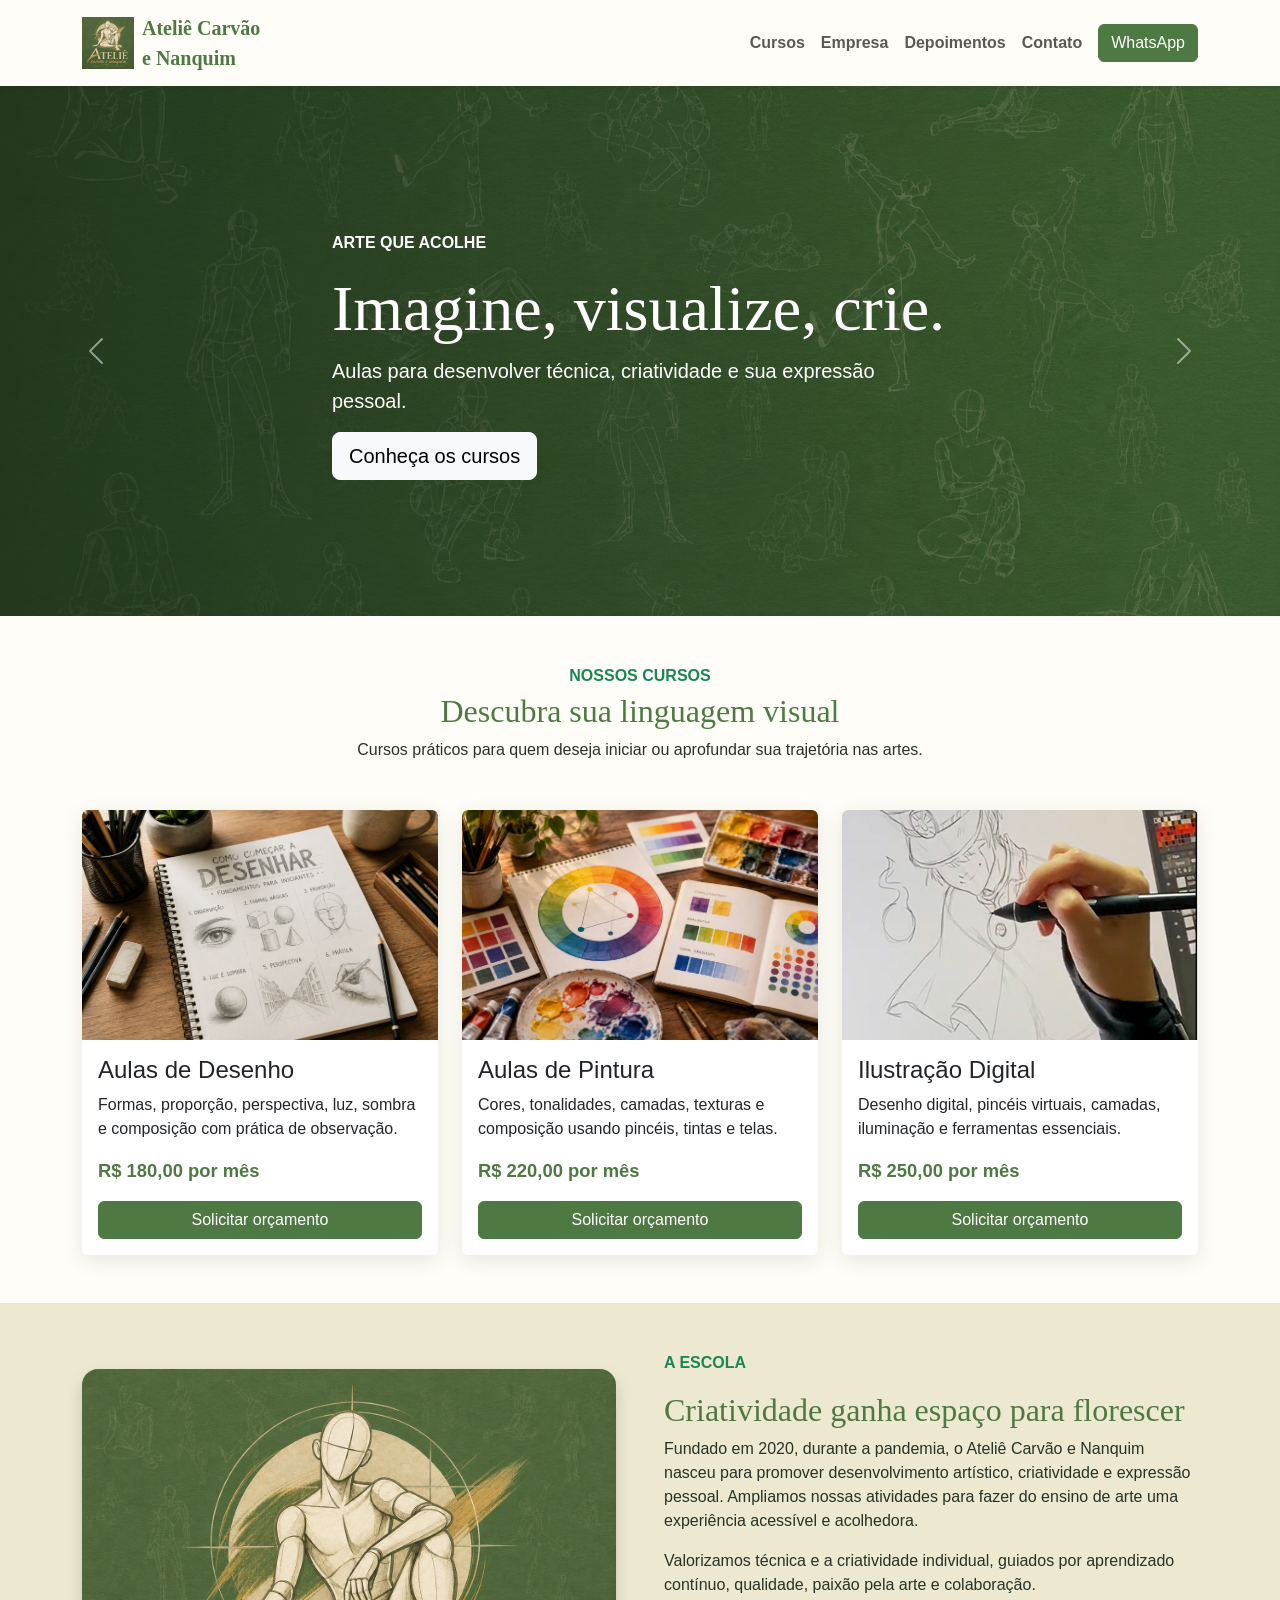
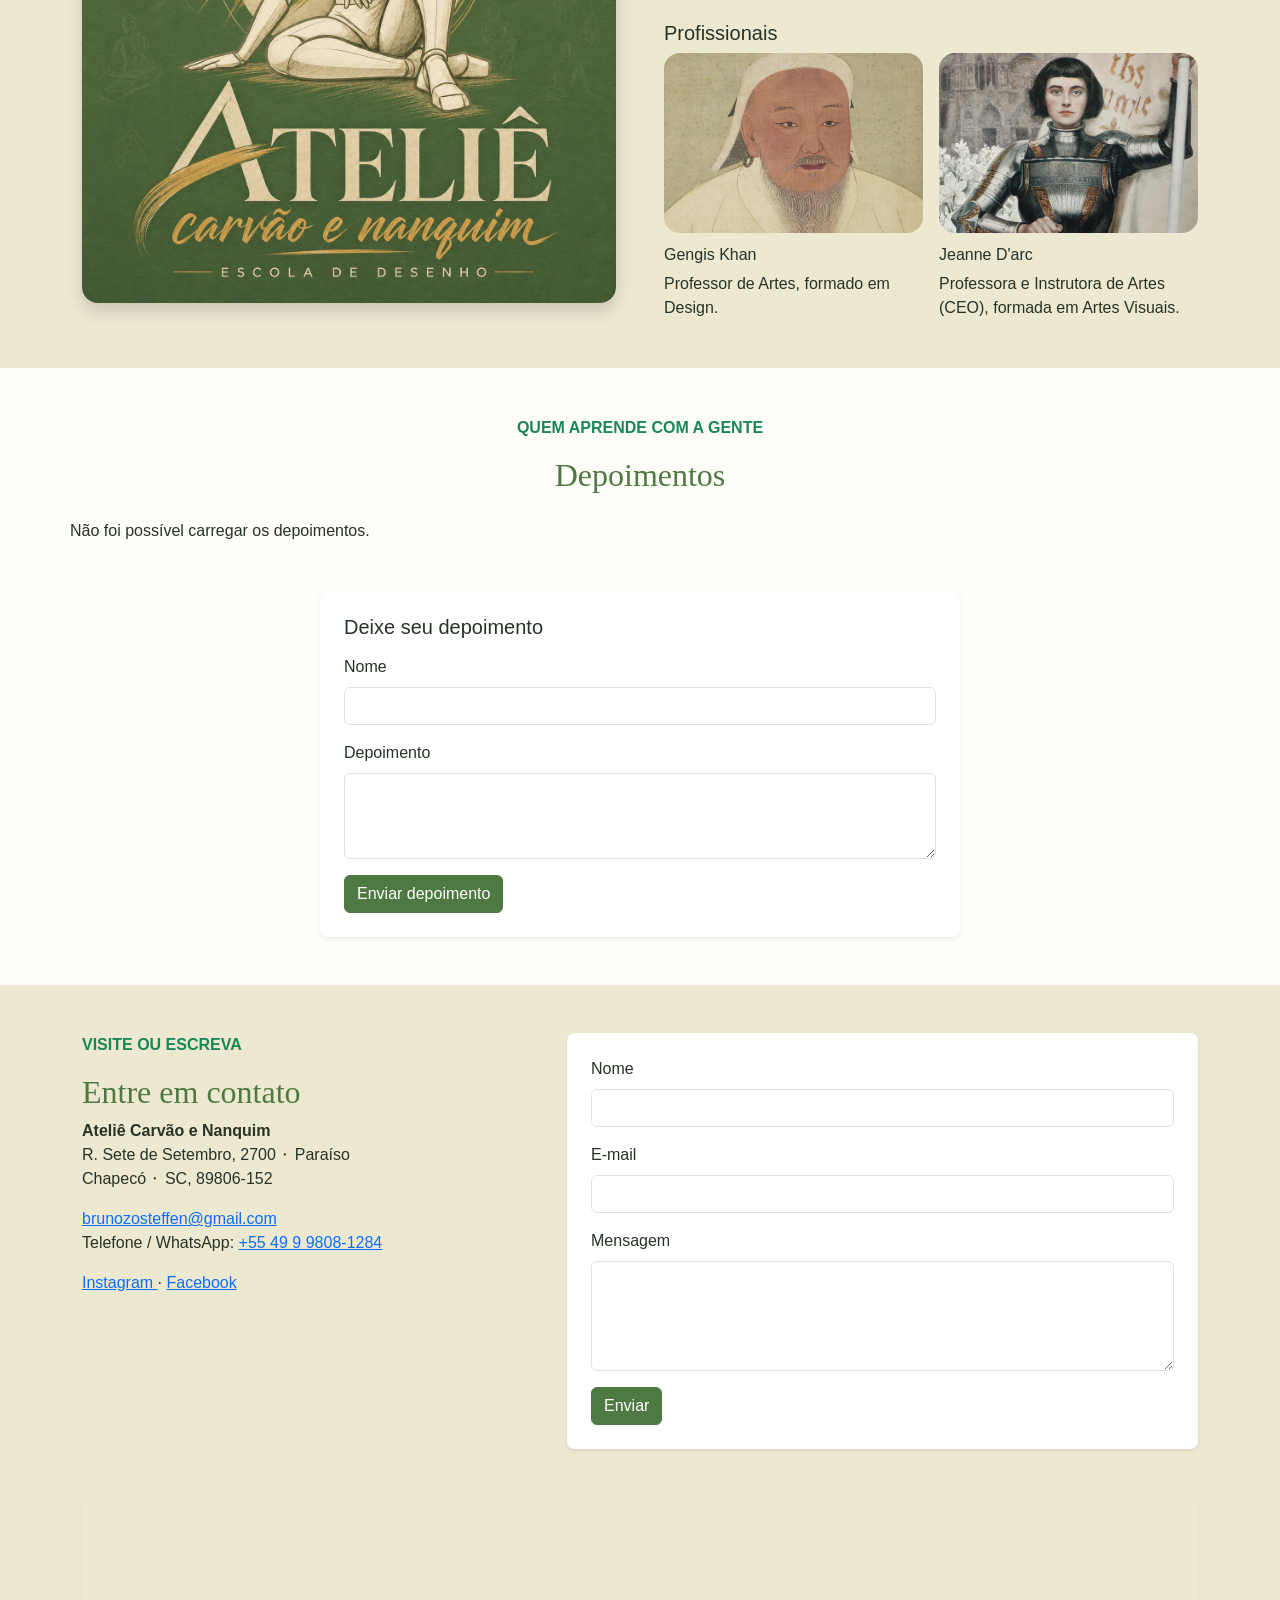
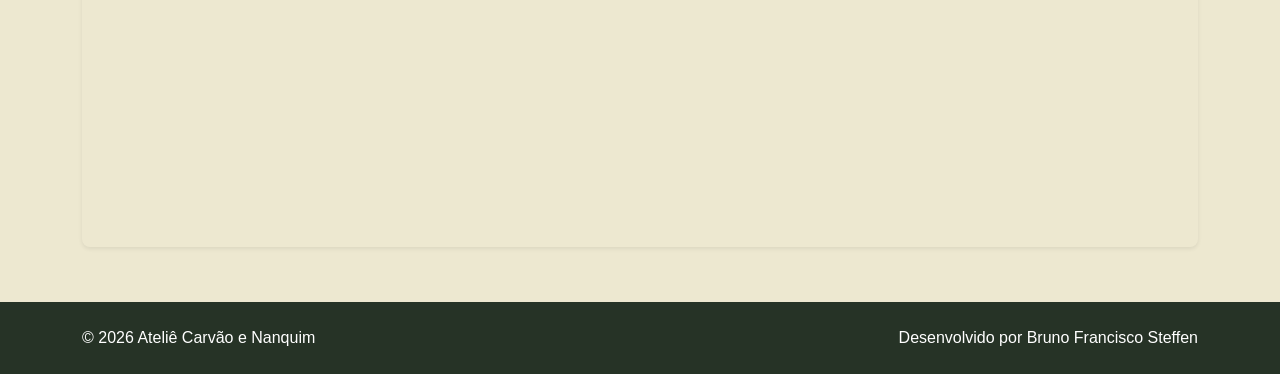
<file: index.html>
<!doctype html>
<html lang="pt-BR">
  <head>
    <meta charset="utf-8">
    <meta name="viewport" content="width=device-width, initial-scale=1">
    <title>
      Ateliê Carvão e Nanquim
    </title>
    <link href="https://cdn.jsdelivr.net/npm/bootstrap@5.3.3/dist/css/bootstrap.min.css" rel="stylesheet">
    <link rel="stylesheet" href="styles.css">
  </head>
  <body>
    <!-- Navegação -->
    <nav class="navbar navbar-expand-lg navbar-light sticky-top shadow-sm">
      <div class="container">
        <a class="navbar-brand d-flex align-items-center gap-2" href="#inicio">
          <img src="img/Logotipo.png" alt="Logotipo do Ateliê">
          <span class="brand-name">
            Ateliê Carvão
            <br>
            e Nanquim
          </span>
        </a>
        <button class="navbar-toggler" data-bs-toggle="collapse" data-bs-target="#menu" aria-label="Abrir menu">
          <span class="navbar-toggler-icon">
          </span>
        </button>
        <div class="collapse navbar-collapse" id="menu">
          <ul class="navbar-nav ms-auto align-items-lg-center">
            <li class="nav-item">
              <a class="nav-link" href="#servicos">
                Cursos
              </a>
            </li>
            <li class="nav-item">
              <a class="nav-link" href="#empresa">
                Empresa
              </a>
            </li>
            <li class="nav-item">
              <a class="nav-link" href="#depoimentos">
                Depoimentos
              </a>
            </li>
            <li class="nav-item">
              <a class="nav-link" href="#contato">
                Contato
              </a>
            </li>
            <li class="nav-item ms-lg-2">
              <a class="btn btn-atelier" href="https://wa.me/5549998081284" target="_blank">
                WhatsApp
              </a>
            </li>
          </ul>
        </div>
      </div>
    </nav>
    <main>
      <!-- Destaque e carrossel -->
      <section id="inicio" class="hero">
        <div id="destaques" class="carousel slide carousel-fade" data-bs-ride="carousel">
          <div class="carousel-inner">
            <div class="carousel-item active">
              <div class="container hero-copy text-white">
                <p class="text-uppercase fw-bold">
                  Arte que acolhe
                </p>
                <h1 class="display-3 display-serif">
                  Imagine, visualize, crie.
                </h1>
                <p class="lead">
                  Aulas para desenvolver técnica, criatividade e sua expressão pessoal.
                </p>
                <a href="#servicos" class="btn btn-light btn-lg">
                  Conheça os cursos
                </a>
              </div>
            </div>
            <div class="carousel-item">
              <div class="container hero-copy text-white">
                <p class="text-uppercase fw-bold">
                  Turmas abertas
                </p>
                <h2 class="display-4">
                  Do papel à tela, do traço à ideia.
                </h2>
                <p class="lead">
                  Aprenda no seu ritmo em um ambiente inspirador e acolhedor.
                </p>
                <a href="#contato" class="btn btn-light btn-lg">
                  Fale conosco
                </a>
              </div>
            </div>
            <div class="carousel-item">
              <div class="container hero-copy text-white">
                <p class="text-uppercase fw-bold">
                  Desde 2020
                </p>
                <h2 class="display-4">
                  Seu caminho artístico começa aqui.
                </h2>
                <p class="lead">
                  Desenho, pintura e ilustração digital para todos os níveis.
                </p>
                <a href="#empresa" class="btn btn-light btn-lg">
                  Nossa história
                </a>
              </div>
            </div>
          </div>
          <button class="carousel-control-prev" data-bs-target="#destaques" data-bs-slide="prev">
            <span class="carousel-control-prev-icon">
            </span>
          </button>
          <button class="carousel-control-next" data-bs-target="#destaques" data-bs-slide="next">
            <span class="carousel-control-next-icon">
            </span>
          </button>
        </div>
      </section>
      <!-- Serviços -->
      <section id="servicos" class="py-5">
        <div class="container">
          <div class="text-center mb-5">
            <p class="text-uppercase text-success fw-bold mb-1">
              Nossos cursos
            </p>
            <h2 class="section-title">
              Descubra sua linguagem visual
            </h2>
            <p class="mx-auto" style="max-width:650px">
              Cursos práticos para quem deseja iniciar ou aprofundar sua trajetória nas artes.
            </p>
          </div>
          <div class="row g-4">
            <div class="col-md-4">
              <article class="card service-card">
                <img src="img/blogPost1.png" class="card-img-top" alt="Aula de desenho">
                <div class="card-body d-flex flex-column">
                  <h3 class="h4">
                    Aulas de Desenho
                  </h3>
                  <p>
                    Formas, proporção, perspectiva, luz, sombra e composição com prática de observação.
                  </p>
                  <p class="price">
                    R$ 180,00 por mês
                  </p>
                  <a class="btn btn-atelier mt-auto" href="desenho.html">
                    Solicitar orçamento
                  </a>
                </div>
              </article>
            </div>
            <div class="col-md-4">
              <article class="card service-card">
                <img src="img/blogPost2.png" class="card-img-top" alt="Aula de pintura">
                <div class="card-body d-flex flex-column">
                  <h3 class="h4">
                    Aulas de Pintura
                  </h3>
                  <p>
                    Cores, tonalidades, camadas, texturas e composição usando pincéis, tintas e telas.
                  </p>
                  <p class="price">
                    R$ 220,00 por mês
                  </p>
                  <a class="btn btn-atelier mt-auto" href="pintura.html">
                    Solicitar orçamento
                  </a>
                </div>
              </article>
            </div>
            <div class="col-md-4">
              <article class="card service-card">
                <img src="img/ilustracaooDigital.jpg" class="card-img-top" alt="Ilustração digital">
                <div class="card-body d-flex flex-column">
                  <h3 class="h4">
                    Ilustração Digital
                  </h3>
                  <p>
                    Desenho digital, pincéis virtuais, camadas, iluminação e ferramentas essenciais.
                  </p>
                  <p class="price">
                    R$ 250,00 por mês
                  </p>
                  <a class="btn btn-atelier mt-auto" href="ilustracao-digital.html">
                    Solicitar orçamento
                  </a>
                </div>
              </article>
            </div>
          </div>
        </div>
      </section>
      <!-- Empresa -->
      <section id="empresa" class="soft-section py-5">
        <div class="container">
          <div class="row align-items-center g-5">
            <div class="col-lg-6">
              <img class="img-fluid rounded-4 shadow" src="img/Logotipo.png" alt="Ateliê Carvão e Nanquim">
            </div>
            <div class="col-lg-6">
              <p class="text-uppercase text-success fw-bold">
                A escola
              </p>
              <h2 class="section-title">
                Criatividade ganha espaço para florescer
              </h2>
              <p>
                Fundado em 2020, durante a pandemia, o Ateliê Carvão e Nanquim nasceu para promover desenvolvimento artístico, criatividade e expressão pessoal. Ampliamos nossas atividades para fazer do ensino de arte uma experiência acessível e acolhedora.
              </p>
              <p>
                Valorizamos técnica e a criatividade individual, guiados por aprendizado contínuo, qualidade, paixão pela arte e colaboração.
              </p>
              <h3 class="h5 mt-4">
                Profissionais
              </h3>
              <!-- Profissionais -->
              <div class="row g-3">
                <div class="col-md-6">
                  <article class="professional-card">
                    <img class="professional-photo" src="img/professor-gengis-khan.jpg" alt="Gengis Khan, Professor de Artes">
                    <h4 class="h6">
                      Gengis Khan
                    </h4>
                    <p class="mb-0">
                      Professor de Artes, formado em Design.
                    </p>
                  </article>
                </div>
                <div class="col-md-6">
                  <article class="professional-card">
                    <img class="professional-photo professional-photo-jeanne" src="img/professora-jeanne-darc.jpg" alt="Jeanne D'arc, Professora e Instrutora de Artes">
                    <h4 class="h6">
                      Jeanne D'arc
                    </h4>
                    <p class="mb-0">
                      Professora e Instrutora de Artes (CEO), formada em Artes Visuais.
                    </p>
                  </article>
                </div>
              </div>
            </div>
          </div>
        </div>
      </section>
      <!-- Depoimentos -->
      <section id="depoimentos" class="py-5">
        <div class="container">
          <div class="text-center mb-5">
            <p class="text-uppercase text-success fw-bold">
              Quem aprende com a gente
            </p>
            <h2 class="section-title">
              Depoimentos
            </h2>
          </div>
          <div id="lista-depoimentos" class="row g-4">
          </div>
          <form id="form-depoimento" class="bg-white p-4 rounded-3 shadow-sm mt-5 mx-auto" style="max-width: 640px">
            <h3 class="fs-5 mb-3">
              Deixe seu depoimento
            </h3>
            <div class="mb-3">
              <label class="form-label" for="depoimento-nome">
                Nome
              </label>
              <input id="depoimento-nome" name="nome" class="form-control" required>
            </div>
            <div class="mb-3">
              <label class="form-label" for="depoimento-texto">
                Depoimento
              </label>
              <textarea id="depoimento-texto" name="texto" class="form-control" rows="3" required></textarea>
            </div>
            <button class="btn btn-atelier" type="submit">
              Enviar depoimento
            </button>
          </form>
        </div>
      </section>
      <!-- Contato -->
      <section id="contato" class="soft-section py-5">
        <div class="container">
          <div class="row g-5">
            <div class="col-lg-5">
              <p class="text-uppercase text-success fw-bold">
                Visite ou escreva
              </p>
              <h2 class="section-title">
                Entre em contato
              </h2>
              <p>
                <strong>
                  Ateliê Carvão e Nanquim
                </strong>
                <br>
                R. Sete de Setembro, 2700 ⬝ Paraíso
                <br>
                Chapecó ⬝ SC, 89806-152
              </p>
              <p>
                <a href="mailto:brunozosteffen@gmail.com">
                  brunozosteffen@gmail.com
                </a>
                <br>
                Telefone / WhatsApp:
                <a href="https://wa.me/5549998081284" target="_blank">
                  +55 49 9 9808-1284
                </a>
              </p>
              <p>
                <a href="https://www.instagram.com/ateliecarvaoenanquim/" target="_blank">
                  Instagram
                </a>
                ·
                <a href="https://www.facebook.com/ateliecarvaoenanquim/" target="_blank">
                  Facebook
                </a>
              </p>
            </div>
            <div class="col-lg-7">
              <form id="form-contato" class="bg-white p-4 rounded-3 shadow-sm">
                <div class="mb-3">
                  <label class="form-label" for="nome">
                    Nome
                  </label>
                  <input id="nome" name="nome" class="form-control" required>
                </div>
                <div class="mb-3">
                  <label class="form-label" for="email">
                    E-mail
                  </label>
                  <input id="email" name="email" type="email" class="form-control" required>
                </div>
                <div class="mb-3">
                  <label class="form-label" for="mensagem">
                    Mensagem
                  </label>
                  <textarea id="mensagem" name="mensagem" class="form-control" rows="4" required></textarea>
                </div>
                <button class="btn btn-atelier" type="submit">
                  Enviar
                </button>
              </form>
            </div>
          </div>
          <div class="mt-5">
            <iframe class="map rounded-3 shadow-sm" title="Mapa do Ateliê em Chapecó" src="https://www.google.com/maps?q=R.%20Sete%20de%20Setembro,%202700,%20Chapec%C3%B3%20SC&output=embed" loading="lazy">
            </iframe>
          </div>
        </div>
      </section>
    </main>
    <!-- Rodapé -->
    <footer class="footer py-4">
      <div class="container d-md-flex justify-content-between">
        <span>
          © 2026 Ateliê Carvão e Nanquim
        </span>
        <span>
          Desenvolvido por Bruno Francisco Steffen
        </span>
      </div>
    </footer>
    <script src="depoimentos.js">
    </script>
    <script src="contato.js">
    </script>
    <script src="https://cdn.jsdelivr.net/npm/bootstrap@5.3.3/dist/js/bootstrap.bundle.min.js">
    </script>
  </body>
</html>
</file>
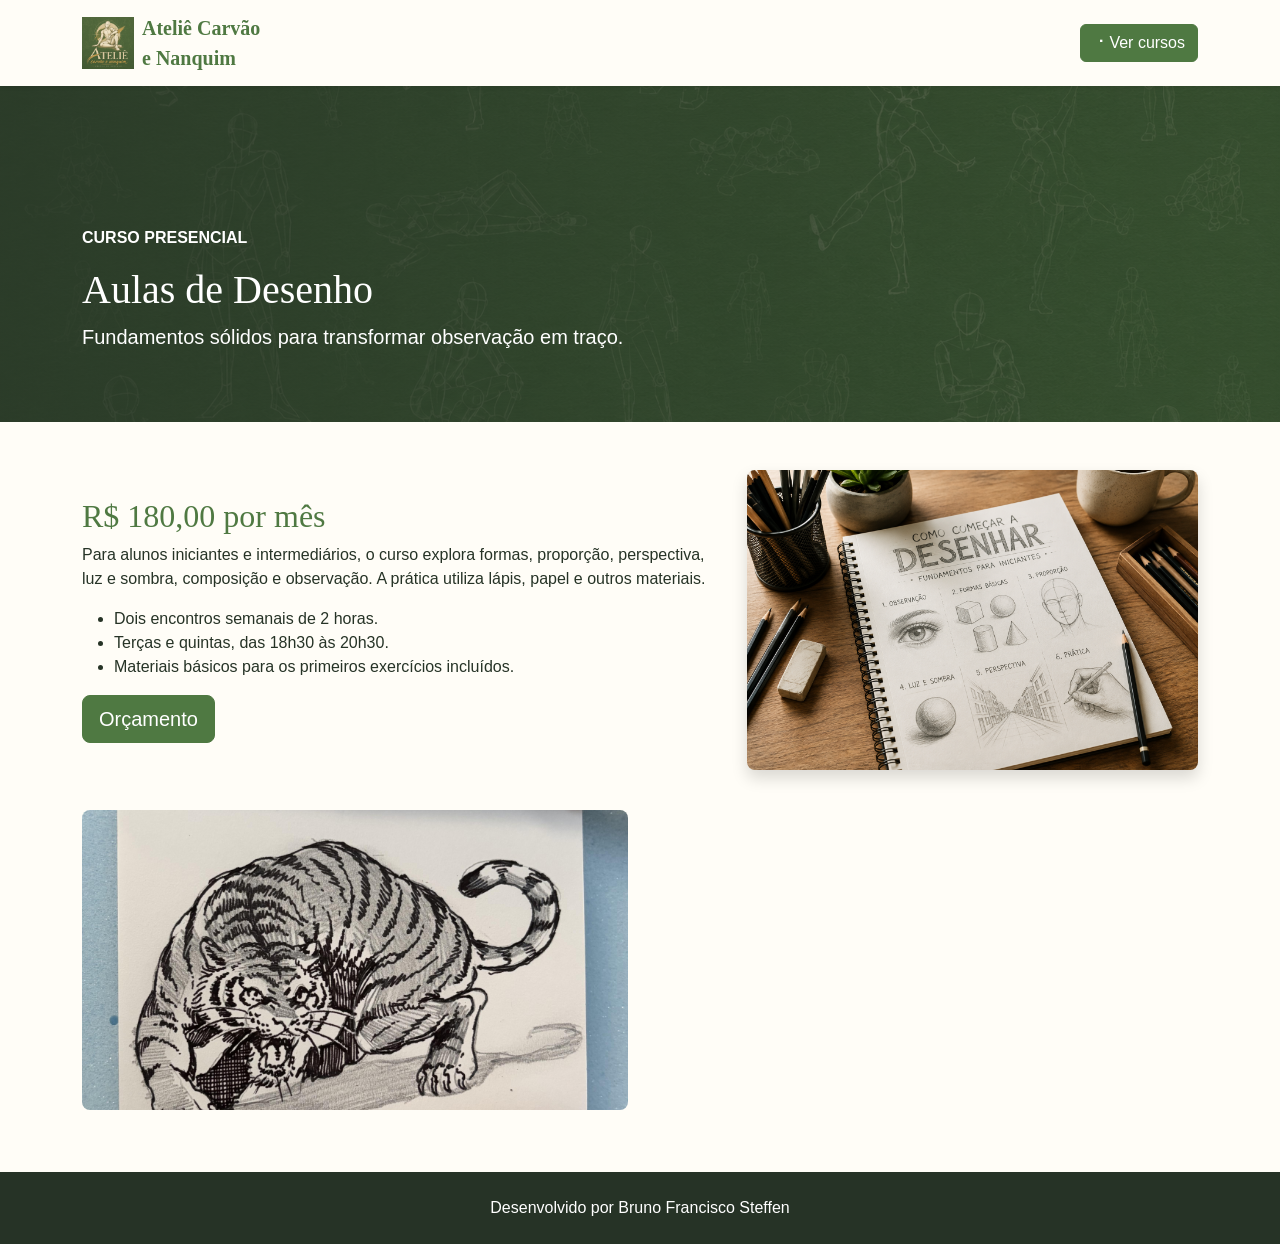
<file: desenho.html>
<!doctype html>
<html lang="pt-BR">
  <head>
    <meta charset="utf-8">
    <meta name="viewport" content="width=device-width, initial-scale=1">
    <title>
      Aulas de Desenho | Ateliê
    </title>
    <link href="https://cdn.jsdelivr.net/npm/bootstrap@5.3.3/dist/css/bootstrap.min.css" rel="stylesheet">
    <link rel="stylesheet" href="styles.css">
  </head>
  <body>
    <!-- Navegação -->
    <nav class="navbar navbar-expand-lg navbar-light sticky-top shadow-sm">
      <div class="container">
        <a class="navbar-brand d-flex align-items-center gap-2" href="index.html">
          <img src="img/Logotipo.png" alt="Logotipo">
          <span class="brand-name">
            Ateliê Carvão
            <br>
            e Nanquim
          </span>
        </a>
        <a class="btn btn-atelier" href="index.html#servicos">
          ⠐ Ver cursos
        </a>
      </div>
    </nav>
    <main>
      <!-- Destaque do curso -->
      <header class="service-hero">
        <div class="container">
          <p class="text-uppercase fw-bold">
            Curso presencial
          </p>
          <h1>
            Aulas de Desenho
          </h1>
          <p class="lead mb-0">
            Fundamentos sólidos para transformar observação em traço.
          </p>
        </div>
      </header>
      <!-- Informações do curso -->
      <section class="py-5">
        <div class="container">
          <div class="row g-4 align-items-center">
            <div class="col-lg-7">
              <h2 class="section-title">
                R$ 180,00 por mês
              </h2>
              <p>
                Para alunos iniciantes e intermediários, o curso explora formas, proporção, perspectiva, luz e sombra, composição e observação. A prática utiliza lápis, papel e outros materiais.
              </p>
              <ul>
                <li>
                  Dois encontros semanais de 2 horas.
                </li>
                <li>
                  Terças e quintas, das 18h30 às 20h30.
                </li>
                <li>
                  Materiais básicos para os primeiros exercícios incluídos.
                </li>
              </ul>
              <button class="btn btn-atelier btn-lg" data-bs-toggle="modal" data-bs-target="#orcamento">
                Orçamento
              </button>
            </div>
            <div class="col-lg-5">
              <img class="detail-photo rounded-3 shadow" src="img/blogPost1.png" alt="Prática de desenho">
            </div>
          </div>
          <div class="row g-4 mt-3">
            <div class="col-md-6">
              <img class="detail-photo rounded-3" src="img/depoimento1.jpeg" alt="Aluno desenhando">
            </div>
            <div class="col-md-6">
              <iframe class="video rounded-3" src="https://www.youtube.com/embed/tx5kJvI14Jg" title="Learning How to Draw" allowfullscreen>
              </iframe>
            </div>
          </div>
        </div>
      </section>
    </main>
    <!-- Rodapé -->
    <footer class="footer py-4 text-center">
      Desenvolvido por Bruno Francisco Steffen
    </footer>
    <!-- Modal de orçamento -->
    <div class="modal fade" id="orcamento" tabindex="-1">
      <div class="modal-dialog modal-lg">
        <form id="form-orcamento" class="modal-content" data-aula="1">
          <div class="modal-header">
            <h2 class="modal-title fs-5">
              Solicitar orçamento ⬝ Desenho
            </h2>
            <button type="button" class="btn-close" data-bs-dismiss="modal">
            </button>
          </div>
          <div class="modal-body">
            <h3 class="fs-6 mb-2">
              Escolha as aulas
            </h3>
            <div id="lista-aulas" class="mb-2">
            </div>
            <p class="fw-bold mb-4">
              Total por mês: <span id="total-orcamento">R$ 0,00</span>
            </p>
            <div class="row g-3">
              <div class="col-md-6">
                <label class="form-label" for="nome">
                  Nome
                </label>
                <input id="nome" name="nome" class="form-control" required>
              </div>
              <div class="col-md-6">
                <label class="form-label" for="email">
                  E-mail
                </label>
                <input id="email" name="email" type="email" class="form-control" required>
              </div>
              <div class="col-md-6">
                <label class="form-label" for="telefone">
                  Telefone
                </label>
                <input id="telefone" name="telefone" class="form-control" required>
              </div>
              <div class="col-md-6">
                <label class="form-label" for="endereco">
                  Endereço
                </label>
                <input id="endereco" name="endereco" class="form-control">
              </div>
              <div class="col-md-6">
                <label class="form-label" for="cidade">
                  Cidade
                </label>
                <input id="cidade" name="cidade" class="form-control">
              </div>
              <div class="col-md-2">
                <label class="form-label" for="uf">
                  UF
                </label>
                <input id="uf" name="uf" class="form-control" maxlength="2">
              </div>
              <div class="col-md-4">
                <label class="form-label" for="data-desejada">
                  Data desejada
                </label>
                <input id="data-desejada" name="data_desejada" type="date" class="form-control">
              </div>
              <div class="col-12">
                <label class="form-label" for="observacoes">
                  Observações
                </label>
                <textarea id="observacoes" name="observacoes" class="form-control" rows="3"></textarea>
              </div>
            </div>
          </div>
          <div class="modal-footer">
            <button class="btn btn-atelier" type="submit">
              Enviar solicitação
            </button>
          </div>
        </form>
      </div>
    </div>
    <script src="orcamento.js">
    </script>
    <script src="https://cdn.jsdelivr.net/npm/bootstrap@5.3.3/dist/js/bootstrap.bundle.min.js">
    </script>
  </body>
</html>
</file>
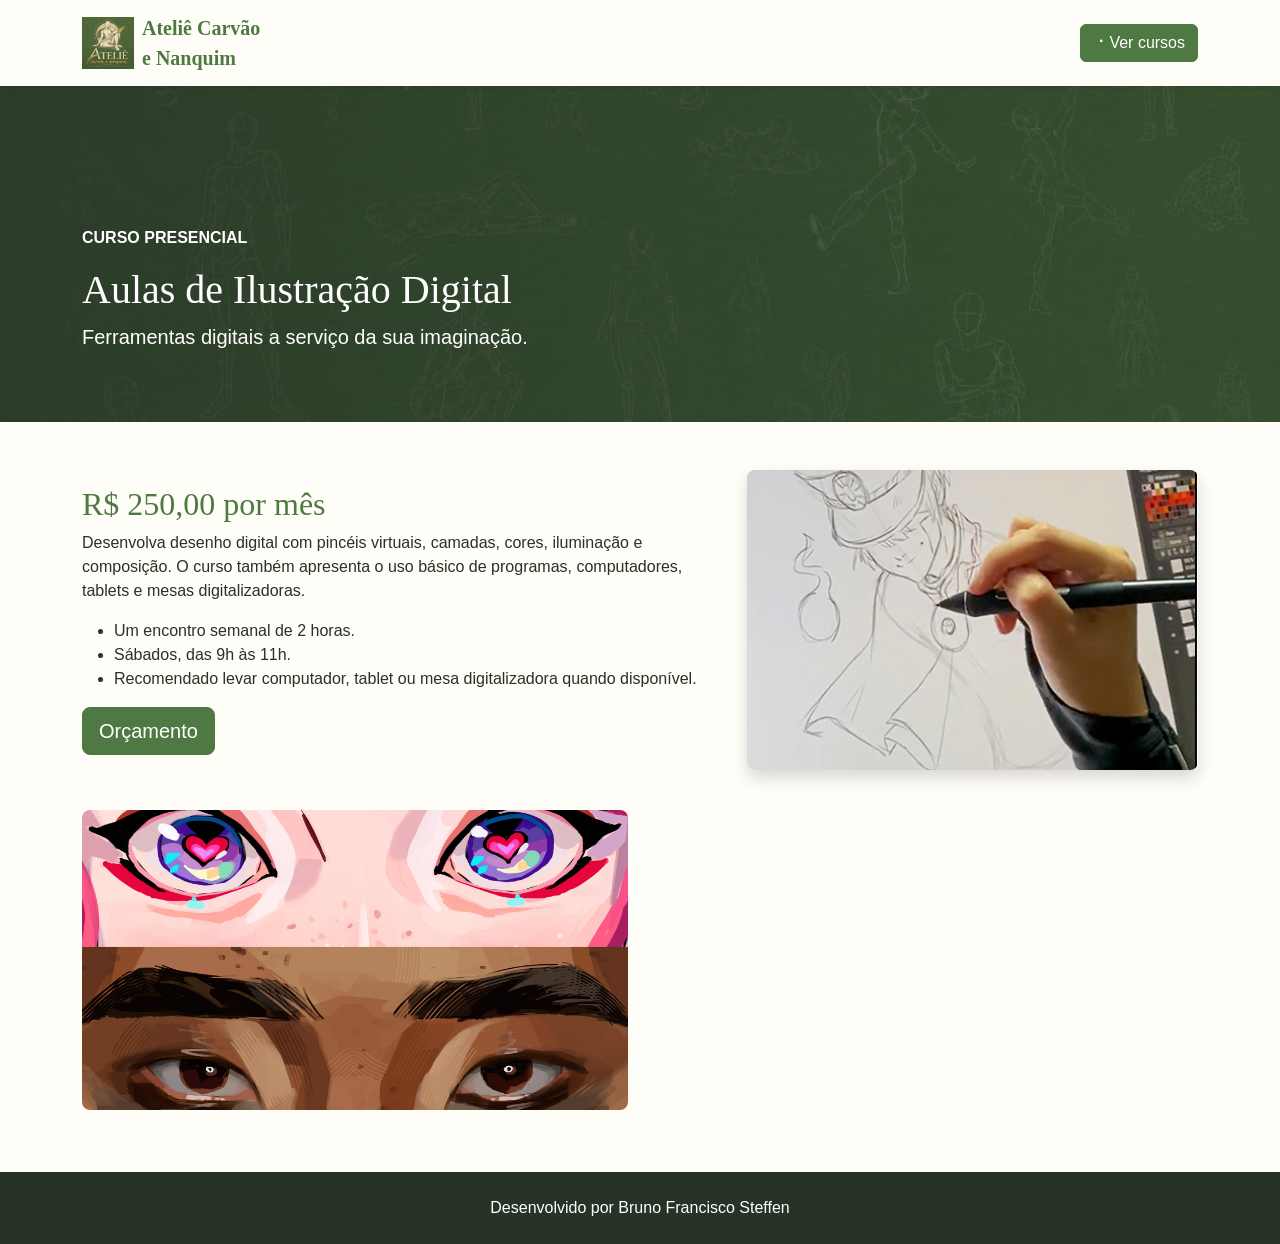
<file: ilustracao-digital.html>
<!doctype html>
<html lang="pt-BR">
  <head>
    <meta charset="utf-8">
    <meta name="viewport" content="width=device-width, initial-scale=1">
    <title>
      Ilustração Digital | Ateliê
    </title>
    <link href="https://cdn.jsdelivr.net/npm/bootstrap@5.3.3/dist/css/bootstrap.min.css" rel="stylesheet">
    <link rel="stylesheet" href="styles.css">
  </head>
  <body>
    <!-- Navegação -->
    <nav class="navbar navbar-expand-lg navbar-light sticky-top shadow-sm">
      <div class="container">
        <a class="navbar-brand d-flex align-items-center gap-2" href="index.html">
          <img src="img/Logotipo.png" alt="Logotipo">
          <span class="brand-name">
            Ateliê Carvão
            <br>
            e Nanquim
          </span>
        </a>
        <a class="btn btn-atelier" href="index.html#servicos">
          ⠐ Ver cursos
        </a>
      </div>
    </nav>
    <main>
      <!-- Destaque do curso -->
      <header class="service-hero">
        <div class="container">
          <p class="text-uppercase fw-bold">
            Curso presencial
          </p>
          <h1>
            Aulas de Ilustração Digital
          </h1>
          <p class="lead mb-0">
            Ferramentas digitais a serviço da sua imaginação.
          </p>
        </div>
      </header>
      <!-- Informações do curso -->
      <section class="py-5">
        <div class="container">
          <div class="row g-4 align-items-center">
            <div class="col-lg-7">
              <h2 class="section-title">
                R$ 250,00 por mês
              </h2>
              <p>
                Desenvolva desenho digital com pincéis virtuais, camadas, cores, iluminação e composição. O curso também apresenta o uso básico de programas, computadores, tablets e mesas digitalizadoras.
              </p>
              <ul>
                <li>
                  Um encontro semanal de 2 horas.
                </li>
                <li>
                  Sábados, das 9h às 11h.
                </li>
                <li>
                  Recomendado levar computador, tablet ou mesa digitalizadora quando disponível.
                </li>
              </ul>
              <button class="btn btn-atelier btn-lg" data-bs-toggle="modal" data-bs-target="#orcamento">
                Orçamento
              </button>
            </div>
            <div class="col-lg-5">
              <img class="detail-photo rounded-3 shadow" src="img/ilustracaooDigital.jpg" alt="Ilustração digital">
            </div>
          </div>
          <div class="row g-4 mt-3">
            <div class="col-md-6">
              <img class="detail-photo rounded-3" src="img/depoimento3.jpeg" alt="Aluno de ilustração digital">
            </div>
            <div class="col-md-6">
              <iframe class="video rounded-3" src="https://www.youtube.com/embed/U3tohgUWEGU" title="Digital Art for Beginners" allowfullscreen>
              </iframe>
            </div>
          </div>
        </div>
      </section>
    </main>
    <!-- Rodapé -->
    <footer class="footer py-4 text-center">
      Desenvolvido por Bruno Francisco Steffen
    </footer>
    <!-- Modal de orçamento -->
    <div class="modal fade" id="orcamento" tabindex="-1">
      <div class="modal-dialog modal-lg">
        <form id="form-orcamento" class="modal-content" data-aula="3">
          <div class="modal-header">
            <h2 class="modal-title fs-5">
              Solicitar orçamento ⬝ Ilustração Digital
            </h2>
            <button type="button" class="btn-close" data-bs-dismiss="modal">
            </button>
          </div>
          <div class="modal-body">
            <h3 class="fs-6 mb-2">
              Escolha as aulas
            </h3>
            <div id="lista-aulas" class="mb-2">
            </div>
            <p class="fw-bold mb-4">
              Total por mês: <span id="total-orcamento">R$ 0,00</span>
            </p>
            <div class="row g-3">
              <div class="col-md-6">
                <label class="form-label" for="nome">
                  Nome
                </label>
                <input id="nome" name="nome" class="form-control" required>
              </div>
              <div class="col-md-6">
                <label class="form-label" for="email">
                  E-mail
                </label>
                <input id="email" name="email" type="email" class="form-control" required>
              </div>
              <div class="col-md-6">
                <label class="form-label" for="telefone">
                  Telefone
                </label>
                <input id="telefone" name="telefone" class="form-control" required>
              </div>
              <div class="col-md-6">
                <label class="form-label" for="endereco">
                  Endereço
                </label>
                <input id="endereco" name="endereco" class="form-control">
              </div>
              <div class="col-md-6">
                <label class="form-label" for="cidade">
                  Cidade
                </label>
                <input id="cidade" name="cidade" class="form-control">
              </div>
              <div class="col-md-2">
                <label class="form-label" for="uf">
                  UF
                </label>
                <input id="uf" name="uf" class="form-control" maxlength="2">
              </div>
              <div class="col-md-4">
                <label class="form-label" for="data-desejada">
                  Data desejada
                </label>
                <input id="data-desejada" name="data_desejada" type="date" class="form-control">
              </div>
              <div class="col-12">
                <label class="form-label" for="observacoes">
                  Observações
                </label>
                <textarea id="observacoes" name="observacoes" class="form-control" rows="3"></textarea>
              </div>
            </div>
          </div>
          <div class="modal-footer">
            <button class="btn btn-atelier" type="submit">
              Enviar solicitação
            </button>
          </div>
        </form>
      </div>
    </div>
    <script src="orcamento.js">
    </script>
    <script src="https://cdn.jsdelivr.net/npm/bootstrap@5.3.3/dist/js/bootstrap.bundle.min.js">
    </script>
  </body>
</html>
</file>
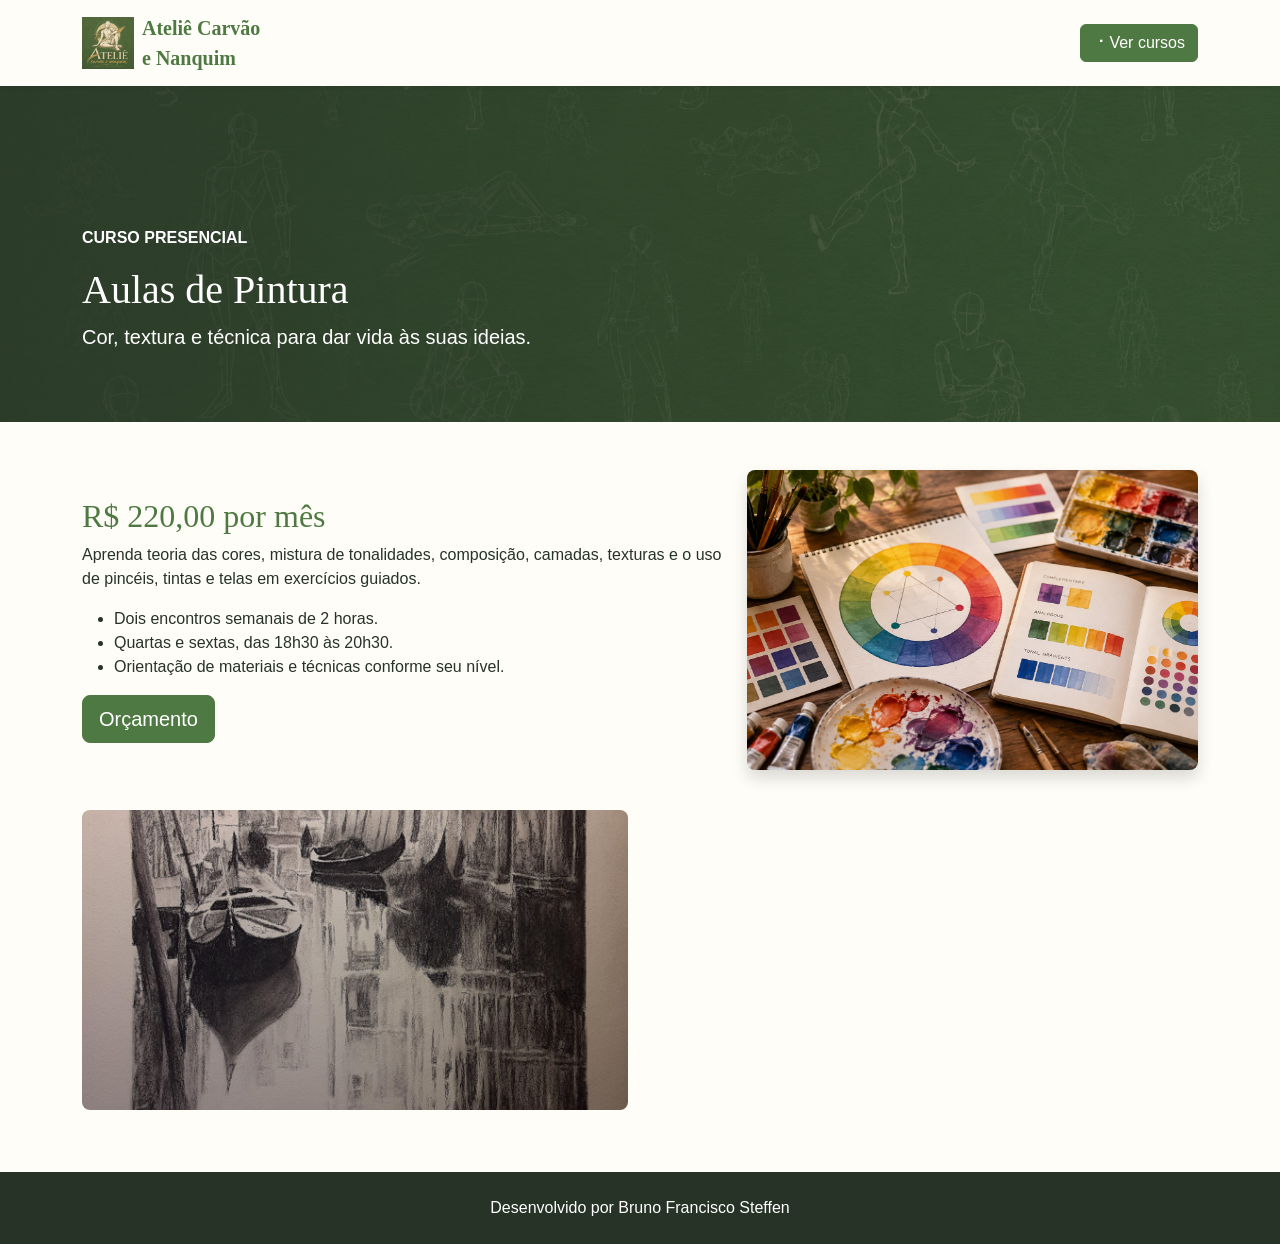
<file: pintura.html>
<!doctype html>
<html lang="pt-BR">
  <head>
    <meta charset="utf-8">
    <meta name="viewport" content="width=device-width, initial-scale=1">
    <title>
      Aulas de Pintura | Ateliê
    </title>
    <link href="https://cdn.jsdelivr.net/npm/bootstrap@5.3.3/dist/css/bootstrap.min.css" rel="stylesheet">
    <link rel="stylesheet" href="styles.css">
  </head>
  <body>
    <!-- Navegação -->
    <nav class="navbar navbar-expand-lg navbar-light sticky-top shadow-sm">
      <div class="container">
        <a class="navbar-brand d-flex align-items-center gap-2" href="index.html">
          <img src="img/Logotipo.png" alt="Logotipo">
          <span class="brand-name">
            Ateliê Carvão
            <br>
            e Nanquim
          </span>
        </a>
        <a class="btn btn-atelier" href="index.html#servicos">
          ⠐ Ver cursos
        </a>
      </div>
    </nav>
    <main>
      <!-- Destaque do curso -->
      <header class="service-hero">
        <div class="container">
          <p class="text-uppercase fw-bold">
            Curso presencial
          </p>
          <h1>
            Aulas de Pintura
          </h1>
          <p class="lead mb-0">
            Cor, textura e técnica para dar vida às suas ideias.
          </p>
        </div>
      </header>
      <!-- Informações do curso -->
      <section class="py-5">
        <div class="container">
          <div class="row g-4 align-items-center">
            <div class="col-lg-7">
              <h2 class="section-title">
                R$ 220,00 por mês
              </h2>
              <p>
                Aprenda teoria das cores, mistura de tonalidades, composição, camadas, texturas e o uso de pincéis, tintas e telas em exercícios guiados.
              </p>
              <ul>
                <li>
                  Dois encontros semanais de 2 horas.
                </li>
                <li>
                  Quartas e sextas, das 18h30 às 20h30.
                </li>
                <li>
                  Orientação de materiais e técnicas conforme seu nível.
                </li>
              </ul>
              <button class="btn btn-atelier btn-lg" data-bs-toggle="modal" data-bs-target="#orcamento">
                Orçamento
              </button>
            </div>
            <div class="col-lg-5">
              <img class="detail-photo rounded-3 shadow" src="img/blogPost2.png" alt="Prática de pintura">
            </div>
          </div>
          <div class="row g-4 mt-3">
            <div class="col-md-6">
              <img class="detail-photo rounded-3" src="img/depoimento2.jpeg" alt="Aluno em aula de pintura">
            </div>
            <div class="col-md-6">
              <iframe class="video rounded-3" src="https://www.youtube.com/embed/0RmGV5wALG0" title="Tutorial de pintura acrílica" allowfullscreen>
              </iframe>
            </div>
          </div>
        </div>
      </section>
    </main>
    <!-- Rodapé -->
    <footer class="footer py-4 text-center">
      Desenvolvido por Bruno Francisco Steffen
    </footer>
    <!-- Modal de orçamento -->
    <div class="modal fade" id="orcamento" tabindex="-1">
      <div class="modal-dialog modal-lg">
        <form id="form-orcamento" class="modal-content" data-aula="2">
          <div class="modal-header">
            <h2 class="modal-title fs-5">
              Solicitar orçamento ⬝ Pintura
            </h2>
            <button type="button" class="btn-close" data-bs-dismiss="modal">
            </button>
          </div>
          <div class="modal-body">
            <h3 class="fs-6 mb-2">
              Escolha as aulas
            </h3>
            <div id="lista-aulas" class="mb-2">
            </div>
            <p class="fw-bold mb-4">
              Total por mês: <span id="total-orcamento">R$ 0,00</span>
            </p>
            <div class="row g-3">
              <div class="col-md-6">
                <label class="form-label" for="nome">
                  Nome
                </label>
                <input id="nome" name="nome" class="form-control" required>
              </div>
              <div class="col-md-6">
                <label class="form-label" for="email">
                  E-mail
                </label>
                <input id="email" name="email" type="email" class="form-control" required>
              </div>
              <div class="col-md-6">
                <label class="form-label" for="telefone">
                  Telefone
                </label>
                <input id="telefone" name="telefone" class="form-control" required>
              </div>
              <div class="col-md-6">
                <label class="form-label" for="endereco">
                  Endereço
                </label>
                <input id="endereco" name="endereco" class="form-control">
              </div>
              <div class="col-md-6">
                <label class="form-label" for="cidade">
                  Cidade
                </label>
                <input id="cidade" name="cidade" class="form-control">
              </div>
              <div class="col-md-2">
                <label class="form-label" for="uf">
                  UF
                </label>
                <input id="uf" name="uf" class="form-control" maxlength="2">
              </div>
              <div class="col-md-4">
                <label class="form-label" for="data-desejada">
                  Data desejada
                </label>
                <input id="data-desejada" name="data_desejada" type="date" class="form-control">
              </div>
              <div class="col-12">
                <label class="form-label" for="observacoes">
                  Observações
                </label>
                <textarea id="observacoes" name="observacoes" class="form-control" rows="3"></textarea>
              </div>
            </div>
          </div>
          <div class="modal-footer">
            <button class="btn btn-atelier" type="submit">
              Enviar solicitação
            </button>
          </div>
        </form>
      </div>
    </div>
    <script src="orcamento.js">
    </script>
    <script src="https://cdn.jsdelivr.net/npm/bootstrap@5.3.3/dist/js/bootstrap.bundle.min.js">
    </script>
  </body>
</html>
</file>
<file: styles.css>
/* Variáveis de cor e configurações globais */
:root {
  --cream: #EDE8D0;
  --green: #4F7942;
  --ink: #263326;
}

body {
  font-family: Arial, Helvetica, sans-serif;
  color: var(--ink);
  background: #fffdf7;
}

.display-serif,
h1,
h2 {
  font-family: Georgia, serif;
}

/* Navegação e marca */
.navbar {
  background: rgba(255, 253, 247, .96) !important;
}

.navbar-brand img {
  width: 52px;
  height: 52px;
  object-fit: contain;
}

.brand-name {
  font-family: Georgia, serif;
  color: var(--green);
  font-weight: bold;
}

.nav-link {
  font-weight: 600;
}

/* Botões */
.btn-atelier {
  background: var(--green);
  color: white;
  border-color: var(--green);
}

.btn-atelier:hover {
  background: #385b30;
  color: white;
  border-color: #385b30;
}

/* Página inicial e carrossel */
.hero {
  min-height: 530px;
  background: linear-gradient(90deg, rgba(20, 34, 19, .72), rgba(20, 34, 19, .25)), url('img/planoDeFundo.png') center/cover;
}

.hero .carousel-item {
  min-height: 530px;
}

.hero-copy {
  max-width: 640px;
  padding-top: 145px;
}

.section-title {
  color: var(--green);
}

/* Cartões de serviços */
.service-card {
  height: 100%;
  border: 0;
  box-shadow: 0 5px 20px rgba(39, 55, 38, .12);
  overflow: hidden;
}

.service-card img {
  height: 230px;
  object-fit: cover;
}

.price {
  color: var(--green);
  font-size: 1.15rem;
  font-weight: 700;
}

/* Seções institucionais e depoimentos */
.soft-section {
  background: var(--cream);
}

.professional-card {
  height: 100%;
}

.professional-photo {
  width: 100%;
  height: 180px;
  margin-bottom: 12px;
  object-fit: cover;
  border-radius: 1rem;
}

.professional-photo-jeanne {
  object-position: center 25%;
}

.testimonial img {
  width: 72px;
  height: 72px;
  object-fit: cover;
  border: 3px solid var(--cream);
}

.map {
  width: 100%;
  min-height: 350px;
  border: 0;
}

/* Páginas de serviço */
.service-hero {
  padding: 140px 0 70px;
  background: linear-gradient(90deg, rgba(38, 51, 38, .85), rgba(38, 51, 38, .55)), url('img/planoDeFundo.png') center/cover;
  color: white;
}

.detail-photo {
  height: 300px;
  width: 100%;
  object-fit: cover;
}

.video {
  aspect-ratio: 16/9;
  width: 100%;
  border: 0;
}

/* Rodapé */
.footer {
  background: #263326;
  color: #fff;
}

.footer a {
  color: #EDE8D0;
}

/* Regras responsivas */
@media (max-width: 767px) {
  .hero,
  .hero .carousel-item {
    min-height: 460px;
  }

  .hero-copy {
    padding-top: 110px;
  }

  .service-hero {
    padding-top: 115px;
  }

  .service-card img {
    height: 200px;
  }
}
</file>
